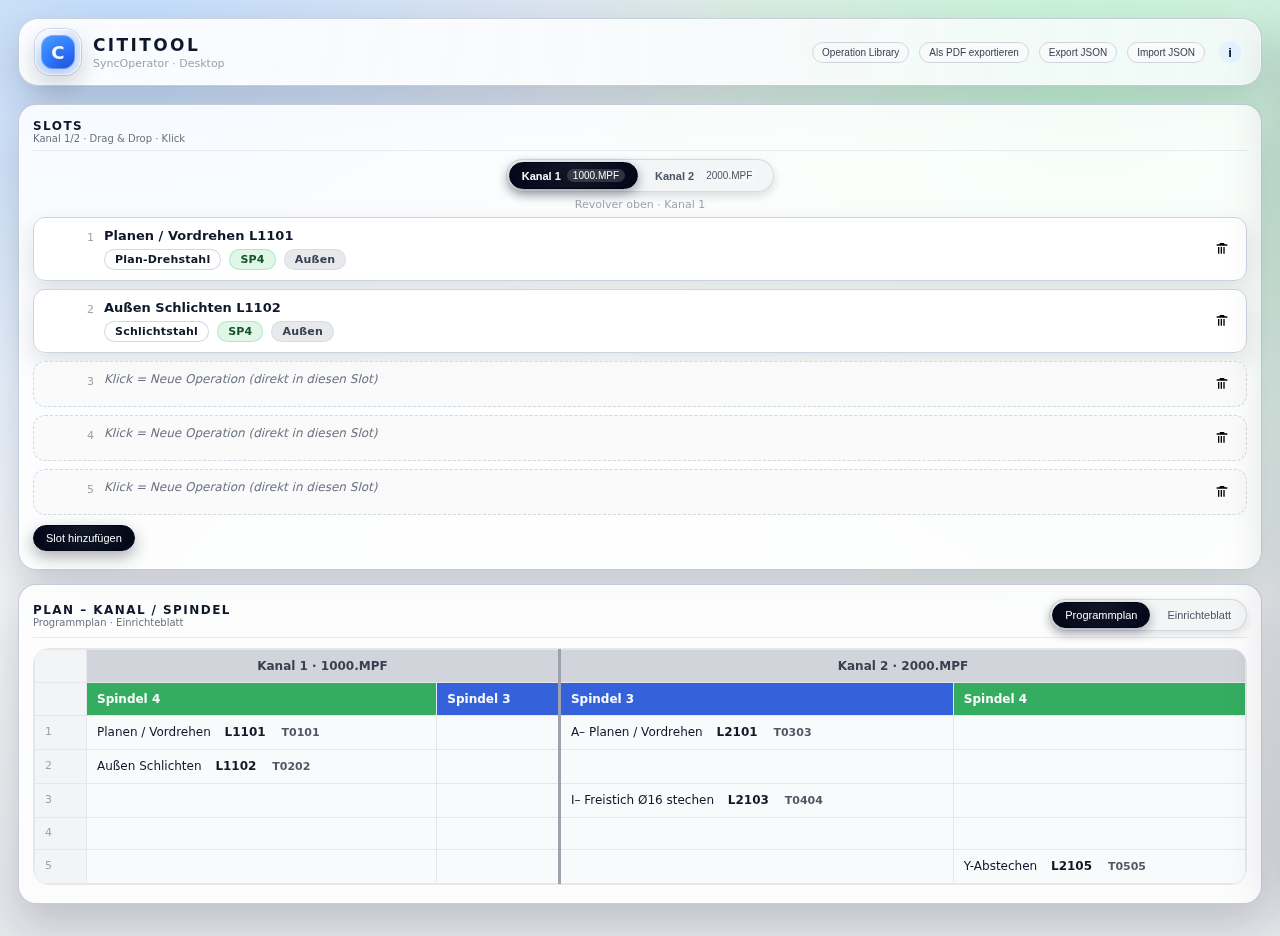
<file: desktop/index.html>
<!doctype html>
<html lang="de">
  <head>
    <meta charset="UTF-8" />
    <meta name="viewport" content="width=device-width, initial-scale=1" />
    <title>CitiTool · SyncOperator (Desktop)</title>

    <link rel="stylesheet" href="./style.css" />
    <script defer src="./app.js"></script>
  </head>

  <body>
    <div class="app-shell">
      <header class="app-header">
        <div class="app-header-left">
          <div class="app-logo-mark" aria-label="CitiTool">
            <div class="app-logo-core" aria-hidden="true"></div>
          </div>

          <div class="app-title-block">
            <div class="app-title-row">
              <div class="app-title">CitiTool</div>
            </div>
            <div class="app-subtitle">SyncOperator · Desktop</div>
          </div>
        </div>

        <div class="app-header-right">
          <button id="toggleLibraryBtn" class="btn-outline btn-small" type="button">
            Operation Library
          </button>

          <button id="exportPdfBtn" class="btn-outline btn-small" type="button">
            Als PDF exportieren
          </button>

          <button id="exportJsonBtn" class="btn-outline btn-small" type="button">
            Export JSON
          </button>

          <button id="importJsonBtn" class="btn-outline btn-small" type="button">
            Import JSON
          </button>

          <input id="importFileInput" type="file" accept="application/json" style="display:none" />

          <button id="infoButton" class="icon-button" type="button" title="Info">
            <span class="icon-circle">i</span>
          </button>
        </div>
      </header>

      <main class="layout-main">
        <!-- SLOTS -->
        <section class="card slots-card">
          <div class="section-header">
            <div>
              <div class="section-title">Slots</div>
              <div class="section-subtitle">Kanal 1/2 · Drag & Drop · Klick</div>
            </div>
          </div>

          <div class="kanal-switcher-wrapper">
            <div id="kanalSwitcher" class="kanal-switcher" role="tablist" aria-label="Kanal Umschalter">
              <button class="kanal-option active" data-kanal="1" type="button">
                <span class="kanal-label">Kanal 1</span>
                <span class="kanal-chip">1000.MPF</span>
              </button>
              <button class="kanal-option" data-kanal="2" type="button">
                <span class="kanal-label">Kanal 2</span>
                <span class="kanal-chip">2000.MPF</span>
              </button>
            </div>
          </div>

          <div id="kanalHint" class="kanal-hint">Revolver oben · Kanal 1</div>

          <div id="slotList" class="slot-list"></div>

          <button id="addSlotBtn" class="btn-primary add-slot-btn" type="button">Slot hinzufügen</button>
        </section>
      </main>

      <!-- PLAN -->
      <section class="card plan-card">
        <div class="section-header">
          <div>
            <div class="section-title">Plan – Kanal / Spindel</div>
            <div class="section-subtitle">Programmplan · Einrichteblatt</div>
          </div>
          <div class="section-actions"></div>
        </div>

        <div class="plan-table-wrapper">
          <table id="planTable" class="plan-table"></table>
        </div>
      </section>
    </div>

    <!-- OPERATION LIBRARY PANEL (Desktop Overlay) -->
    <div id="libraryBackdrop" class="library-backdrop" aria-hidden="true"></div>

    <aside id="libraryPanel" class="library-panel" aria-hidden="true">
      <div class="library-panel-header">
        <div class="library-panel-title">
          <div class="section-title">Operation Library</div>
          <div class="section-subtitle">Filtern · Bearbeiten · Drag</div>
        </div>

        <div class="library-panel-actions">
          <button id="addOpButton" class="btn-primary btn-small" type="button">Op hinzufügen</button>
          <button id="closeLibraryBtn" class="icon-button" type="button" title="Schließen">
            <svg class="icon-svg"><use href="#icon-x"></use></svg>
          </button>
        </div>
      </div>

      <div id="libraryFilters" class="library-filters"></div>
      <div id="libraryList" class="library-list library-list--panel"></div>
    </aside>

    <!-- MODAL -->
    <div id="modalOverlay" class="modal-overlay" aria-hidden="true">
      <div class="modal-backdrop"></div>

      <div class="modal-dialog" role="dialog" aria-modal="true" aria-labelledby="modalTitle">
        <div class="modal-header">
          <div class="modal-icon">
            <div class="modal-icon-circle">i</div>
          </div>

          <div class="modal-header-text">
            <div id="modalTitle" class="modal-title"></div>
            <div id="modalDescription" class="modal-description"></div>
          </div>

          <button id="modalCloseButton" class="icon-button" type="button" title="Schließen">
            <svg class="icon-svg"><use href="#icon-x"></use></svg>
          </button>
        </div>

        <div id="modalBody" class="modal-body"></div>
        <div id="modalFooter" class="modal-footer"></div>
      </div>
    </div>

    <!-- ICONS -->
    <svg width="0" height="0" style="position:absolute; left:-9999px; top:-9999px;">
      <symbol id="icon-trash" viewBox="0 0 24 24">
        <path fill="currentColor" d="M9 3h6l1 2h4v2H4V5h4l1-2zm1 6h2v10h-2V9zm4 0h2v10h-2V9zM6 9h2v10H6V9z"/>
      </symbol>
      <symbol id="icon-x" viewBox="0 0 24 24">
        <path fill="currentColor" d="M18.3 5.7a1 1 0 0 0-1.4 0L12 10.6 7.1 5.7A1 1 0 0 0 5.7 7.1L10.6 12l-4.9 4.9a1 1 0 1 0 1.4 1.4l4.9-4.9 4.9 4.9a1 1 0 0 0 1.4-1.4L13.4 12l4.9-4.9a1 1 0 0 0 0-1.4z"/>
      </symbol>
    </svg>
  </body>
</html>
</file>
<file: desktop/style.css>
:root {
  --bg: #e5e7eb;
  --card-bg: rgba(255, 255, 255, 0.86);
  --card-border: rgba(148, 163, 184, 0.55);
  --border-strong: #cbd5e1;

  --text-main: #0f172a;
  --text-muted: #6b7280;
  --text-soft: #9ca3af;

  --accent: #0f172a;

  /* calmer premium spindle tones */
  --sp4-ink: #14532d;
  --sp4-bg: rgba(34, 197, 94, 0.14);
  --sp4-border: rgba(34, 197, 94, 0.28);

  --sp3-ink: #1e3a8a;
  --sp3-bg: rgba(29, 78, 216, 0.14);
  --sp3-border: rgba(29, 78, 216, 0.28);

  --danger: #ef4444;

  --radius-lg: 18px;
  --radius-md: 12px;

  --shadow-card: 0 20px 40px rgba(15, 23, 42, 0.18);
  --shadow-soft: 0 12px 30px rgba(15, 23, 42, 0.16);

  --transition-fast: 0.15s ease;
  --font-main: system-ui, -apple-system, BlinkMacSystemFont, "SF Pro Text", "Segoe UI", sans-serif;

  --panel-w: 420px;
}

*,
*::before,
*::after { box-sizing: border-box; }

html, body { margin: 0; padding: 0; }

html.no-scroll,
body.no-scroll { overflow: hidden; }

body {
  font-family: var(--font-main);
  background:
    radial-gradient(circle at 10% 0, rgba(191, 219, 254, 0.9) 0, transparent 40%),
    radial-gradient(circle at 85% 10%, rgba(187, 247, 208, 0.8) 0, transparent 40%),
    linear-gradient(to bottom, #e5e7eb 0, #f9fafb 40%, #e5e7eb 100%);
  color: var(--text-main);
}

/* APP SHELL */
.app-shell {
  max-width: 1400px;
  margin: 0 auto;
  min-height: 100vh;
  padding: 18px 18px 32px;
}

/* HEADER */
.app-header {
  display: flex;
  align-items: center;
  justify-content: space-between;
  margin-bottom: 18px;
  padding: 10px 16px;
  border-radius: 20px;
  background: radial-gradient(circle at top left, rgba(255, 255, 255, 0.92), rgba(248, 250, 252, 0.84));
  backdrop-filter: blur(20px) saturate(1.2);
  border: 1px solid rgba(148, 163, 184, 0.5);
  box-shadow: 0 18px 40px rgba(15, 23, 42, 0.18), 0 0 0 1px rgba(255,255,255,0.7) inset;
}

.app-header-left { display: flex; align-items: center; gap: 12px; }
.app-header-right { display: flex; align-items: center; gap: 10px; flex-wrap: wrap; }

/* LOGO: single C */
.app-logo-mark {
  width: 46px;
  height: 46px;
  border-radius: 16px;
  background:
    radial-gradient(circle at 28% 22%, rgba(255, 255, 255, 0.9), rgba(255, 255, 255, 0) 55%),
    linear-gradient(145deg, #eaf3ff 0%, #dbeafe 45%, #e8f1ff 100%);
  box-shadow:
    0 10px 22px rgba(15, 23, 42, 0.18),
    0 0 0 1px rgba(125, 161, 214, 0.35),
    inset 0 0 0 1px rgba(255, 255, 255, 0.85);
  display: flex;
  align-items: center;
  justify-content: center;
  overflow: hidden;
}

.app-logo-core {
  width: 34px;
  height: 34px;
  border-radius: 12px;
  background: linear-gradient(145deg, #4f9cff 0%, #2f7dff 50%, #1d4ed8 100%);
  box-shadow:
    inset 0 0 0 1px rgba(255, 255, 255, 0.28),
    0 5px 14px rgba(29, 78, 216, 0.25);
  position: relative;
}

.app-logo-core::before {
  content: "C";
  position: absolute;
  inset: 0;
  display: flex;
  align-items: center;
  justify-content: center;
  font-weight: 850;
  font-size: 18px;
  letter-spacing: 0.02em;
  color: rgba(255, 255, 255, 0.96);
  text-shadow: 0 2px 8px rgba(0, 0, 0, 0.18);
}

.app-title-block { display: flex; flex-direction: column; gap: 2px; }
.app-title-row { display: flex; align-items: center; gap: 8px; }

.app-title {
  font-size: 17px;
  font-weight: 750;
  letter-spacing: 0.14em;
  text-transform: uppercase;
}

.app-subtitle {
  font-size: 11px;
  color: var(--text-soft);
}

/* CARD */
.card {
  background: var(--card-bg);
  backdrop-filter: blur(18px) saturate(1.1);
  border-radius: var(--radius-lg);
  padding: 14px 14px 18px;
  border: 1px solid var(--card-border);
  box-shadow: var(--shadow-card), 0 0 0 1px rgba(255,255,255,0.6) inset;
}

/* LAYOUT */
.layout-main {
  display: flex;
  flex-direction: column;
  gap: 12px;
  margin-bottom: 14px;
}

/* SECTION HEADER */
.section-header {
  display: flex;
  align-items: center;
  justify-content: space-between;
  gap: 12px;
  margin-bottom: 8px;
  padding-bottom: 6px;
  border-bottom: 1px solid rgba(226, 232, 240, 0.9);
}

.section-title {
  font-size: 12px;
  font-weight: 650;
  text-transform: uppercase;
  letter-spacing: 0.12em;
}

.section-subtitle { font-size: 10px; color: var(--text-muted); }
.section-actions { display: flex; align-items: center; gap: 6px; flex-wrap: wrap; }

/* KANAL SWITCHER */
.kanal-switcher-wrapper { display: flex; justify-content: center; margin-bottom: 6px; }

.kanal-switcher {
  display: inline-flex;
  align-items: center;
  gap: 4px;
  padding: 2px;
  border-radius: 999px;
  background: rgba(243, 244, 246, 0.9);
  border: 1px solid rgba(209, 213, 219, 0.9);
  box-shadow: 0 4px 10px rgba(15, 23, 42, 0.14);
}

.kanal-option {
  border: 1px solid transparent;
  background: transparent;
  padding: 6px 12px;
  border-radius: 999px;
  font-size: 11px;
  display: inline-flex;
  align-items: center;
  gap: 6px;
  cursor: pointer;
  color: #4b5563;
  white-space: nowrap;
  transition: background var(--transition-fast), color var(--transition-fast),
    border-color var(--transition-fast), box-shadow var(--transition-fast), transform 0.06s ease;
}

.kanal-option:hover { background: rgba(229, 231, 235, 0.95); border-color: #d1d5db; }

.kanal-option.active {
  background: radial-gradient(circle at top, #111827, #020617);
  color: #f9fafb;
  border-color: #020617;
  box-shadow: 0 4px 12px rgba(15, 23, 42, 0.4);
}

.kanal-label { font-weight: 650; }
.kanal-chip {
  font-size: 10px;
  padding: 1px 6px;
  border-radius: 999px;
  background: rgba(255, 255, 255, 0.16);
  color: inherit;
}

.kanal-hint { font-size: 11px; color: var(--text-soft); margin-bottom: 6px; text-align: center; }

/* BUTTONS */
.btn-primary,
.btn-outline {
  display: inline-flex;
  align-items: center;
  gap: 6px;
  font-size: 11px;
  border-radius: 999px;
  padding: 6px 12px;
  cursor: pointer;
  border-width: 1px;
  border-style: solid;
  background-clip: padding-box;
  transition: background var(--transition-fast), color var(--transition-fast),
    border-color var(--transition-fast), box-shadow var(--transition-fast), transform 0.06s ease;
}

.btn-primary {
  background: radial-gradient(circle at top, #111827, #020617);
  color: #f9fafb;
  border-color: #020617;
  box-shadow: 0 6px 16px rgba(15, 23, 42, 0.35);
}

.btn-primary:hover { background: radial-gradient(circle at top, #020617, #020617); }

.btn-outline {
  background: rgba(249, 250, 251, 0.92);
  color: #374151;
  border-color: #d1d5db;
}

.btn-outline:hover { background: rgba(229, 231, 235, 0.98); }

.btn-small { padding: 4px 9px; font-size: 10px; }

.btn-outline-danger {
  border-color: rgba(239, 68, 68, 0.3);
  color: #b91c1c;
  background: #fef2f2;
}
.btn-outline-danger:hover {
  background: #fee2e2;
  border-color: #ef4444;
}

.btn-primary:active,
.btn-outline:active { transform: translateY(1px); box-shadow: none; }

.icon-button {
  border: none;
  background: transparent;
  padding: 4px;
  border-radius: 999px;
  cursor: pointer;
  display: inline-flex;
  align-items: center;
  justify-content: center;
  transition: background var(--transition-fast), transform 0.06s ease;
}

.icon-button:hover { background: rgba(148, 163, 184, 0.2); }
.icon-button:active { transform: translateY(1px); }

.icon-circle {
  width: 22px;
  height: 22px;
  border-radius: 999px;
  background: rgba(224, 242, 254, 0.9);
  display: inline-flex;
  align-items: center;
  justify-content: center;
  font-size: 13px;
  font-weight: 700;
  color: #0f172a;
}

.icon-svg { width: 16px; height: 16px; display: block; }

/* SLOTS */
.slot-list { display: flex; flex-direction: column; gap: 8px; }

.slot-row {
  display: grid;
  grid-template-columns: 48px minmax(0, 1fr) 44px;
  align-items: stretch;
  gap: 10px;
  padding: 10px 12px;
  border-radius: var(--radius-md);
  border: 1px dashed rgba(203, 213, 225, 0.9);
  background: rgba(249, 250, 251, 0.9);
  font-size: 12px;
  transition: background var(--transition-fast), border-color var(--transition-fast),
    box-shadow var(--transition-fast), transform var(--transition-fast);
}

.slot-row.filled {
  border-style: solid;
  border-color: var(--border-strong);
  background: rgba(255, 255, 255, 0.96);
  box-shadow: 0 10px 24px rgba(15, 23, 42, 0.12);
}

.slot-row.drag-over {
  border-color: #0f172a;
  box-shadow: 0 0 0 1px rgba(15, 23, 42, 0.2);
  background: rgba(219, 234, 254, 0.95);
}

.slot-index {
  font-size: 11px;
  color: var(--text-soft);
  width: 48px;
  text-align: right;
  padding-top: 3px;
}

.slot-main { display: flex; flex-direction: column; gap: 6px; min-width: 0; }

.slot-title {
  font-size: 13px;
  font-weight: 560;
  color: var(--text-main);
  white-space: nowrap;
  overflow: hidden;
  text-overflow: ellipsis;
}

.slot-placeholder { font-size: 12px; color: var(--text-muted); font-style: italic; }

.slot-meta { display: flex; flex-wrap: wrap; gap: 8px; align-items: center; }

.slot-actions {
  display: flex;
  flex-direction: column;
  gap: 4px;
  align-items: flex-end;
  justify-content: center;
}

/* BADGES */
.badge {
  font-size: 11px;
  padding: 3px 10px;
  border-radius: 999px;
  font-weight: 650;
  display: inline-flex;
  align-items: center;
  gap: 6px;
  letter-spacing: 0.02em;
}

.badge-sp4 { background: var(--sp4-bg); color: var(--sp4-ink); border: 1px solid var(--sp4-border); }
.badge-sp3 { background: var(--sp3-bg); color: var(--sp3-ink); border: 1px solid var(--sp3-border); }

.badge-soft {
  background: rgba(229, 231, 235, 0.9);
  color: #374151;
  font-weight: 600;
  border: 1px solid rgba(209, 213, 219, 0.7);
}

.badge-tag {
  background: rgba(191, 219, 254, 0.65);
  border: 1px solid rgba(147, 197, 253, 0.65);
  color: #1e3a8a;
  font-weight: 750;
}

.badge-tool {
  background: rgba(255, 255, 255, 0.95);
  color: #111827;
  border: 1px solid rgba(203, 213, 225, 0.9);
  font-weight: 750;
}

.add-slot-btn { margin-top: 10px; }

/* OPERATION LIBRARY OVERLAY PANEL */
.library-backdrop {
  position: fixed;
  inset: 0;
  background: rgba(15, 23, 42, 0.22);
  backdrop-filter: blur(6px);
  opacity: 0;
  pointer-events: none;
  transition: opacity 0.18s ease;
  z-index: 60;
}

.library-backdrop.visible {
  opacity: 1;
  pointer-events: auto;
}

.library-panel {
  position: fixed;
  top: 16px;
  right: 16px;
  bottom: 16px;
  width: min(var(--panel-w), calc(100vw - 32px));
  border-radius: 20px;
  background: rgba(255, 255, 255, 0.92);
  border: 1px solid rgba(148, 163, 184, 0.55);
  box-shadow: 0 20px 60px rgba(15, 23, 42, 0.28);
  backdrop-filter: blur(18px) saturate(1.15);
  transform: translateX(calc(100% + 24px));
  transition: transform 0.22s cubic-bezier(0.22, 0.61, 0.36, 1);
  z-index: 61;

  display: flex;
  flex-direction: column;
  overflow: hidden;
}

.library-panel.open { transform: translateX(0); }

.library-panel-header {
  padding: 14px 14px 10px;
  border-bottom: 1px solid rgba(226, 232, 240, 0.9);
  display: flex;
  align-items: flex-start;
  justify-content: space-between;
  gap: 12px;
}

.library-panel-actions {
  display: flex;
  align-items: center;
  gap: 8px;
}

.library-filters {
  padding: 12px 14px 0;
  display: flex;
  flex-direction: column;
  gap: 10px;
}

.library-filters-row,
.library-spindle-row { display: flex; flex-wrap: wrap; gap: 8px; align-items: center; }

.filter-label { font-size: 11px; color: var(--text-soft); margin-right: 4px; }

.filter-pill {
  border-radius: 999px;
  padding: 6px 12px;
  font-size: 11px;
  border: 1px solid #e5e7eb;
  background: rgba(249, 250, 251, 0.95);
  color: #4b5563;
  cursor: pointer;
  transition: background var(--transition-fast), border-color var(--transition-fast),
    color var(--transition-fast), box-shadow var(--transition-fast);
}

.filter-pill.active {
  border-color: var(--accent);
  background: #111827;
  color: #f9fafb;
  box-shadow: 0 4px 10px rgba(15, 23, 42, 0.24);
}

.library-list {
  display: grid;
  grid-template-columns: repeat(auto-fill, minmax(170px, 1fr));
  gap: 10px;
  overflow: auto;
  padding: 12px 14px 14px;
}

.library-list--panel {
  flex: 1;
  max-height: none;
}

.op-card {
  border-radius: var(--radius-md);
  border: 1px solid rgba(226, 232, 240, 0.9);
  background: rgba(249, 250, 251, 0.95);
  padding: 10px;
  font-size: 12px;
  display: flex;
  flex-direction: column;
  gap: 8px;
  cursor: pointer;
  user-select: none;
  transition: box-shadow var(--transition-fast), transform 0.06s ease,
    background var(--transition-fast), border-color var(--transition-fast);
}

.op-card:hover {
  border-color: var(--border-strong);
  background: rgba(255, 255, 255, 0.98);
  box-shadow: var(--shadow-soft);
}

.op-card:active { transform: translateY(1px); }

.op-title { font-weight: 650; white-space: nowrap; overflow: hidden; text-overflow: ellipsis; }

.op-footer { display: flex; align-items: center; justify-content: space-between; gap: 10px; }
.op-meta { display: flex; gap: 8px; align-items: center; flex-wrap: wrap; }

.library-empty { font-size: 12px; color: var(--text-muted); font-style: italic; padding: 4px 2px; }

/* SLOT PICKER LIST */
.slot-picker-list { display: flex; flex-direction: column; gap: 10px; max-height: 360px; overflow: auto; margin-top: 10px; }

/* PLAN VIEW SWITCHER */
.plan-view-switch {
  display: inline-flex;
  align-items: center;
  gap: 4px;
  padding: 2px;
  border-radius: 999px;
  background: rgba(243, 244, 246, 0.95);
  border: 1px solid rgba(209, 213, 219, 0.9);
  box-shadow: 0 4px 10px rgba(15, 23, 42, 0.12);
}

.plan-view-pill {
  border-radius: 999px;
  border: 1px solid transparent;
  background: transparent;
  padding: 6px 12px;
  font-size: 11px;
  cursor: pointer;
  color: #4b5563;
  transition: background var(--transition-fast), color var(--transition-fast),
    border-color var(--transition-fast), box-shadow var(--transition-fast), transform 0.06s ease;
}

.plan-view-pill:hover { background: rgba(229, 231, 235, 0.98); border-color: #e5e7eb; }

.plan-view-pill.active {
  background: radial-gradient(circle at top, #111827, #020617);
  color: #f9fafb;
  border-color: #020617;
  box-shadow: 0 4px 12px rgba(15, 23, 42, 0.35);
}

/* PLAN TABLE */
.plan-table-wrapper {
  margin-top: 10px;
  border-radius: 16px;
  border: 1px solid #e5e7eb;
  overflow: auto;
  background: rgba(249, 250, 251, 0.95);
}

.plan-table {
  width: 100%;
  border-collapse: collapse;
  min-width: 760px;
  font-size: 12px;
  line-height: 1.35;
}

.plan-table thead { background: #e5e7eb; }

.plan-table th,
.plan-table td {
  border: 1px solid #e5e7eb;
  padding: 8px 10px;
  text-align: left;
  vertical-align: middle;
}

.plan-table th { font-weight: 750; color: #374151; }

.plan-table .th-group { text-align: center; font-size: 12px; background: #d1d5db; }
.plan-table .sp3-head { background: rgba(29, 78, 216, 0.88); color: #f9fafb; }
.plan-table .sp4-head { background: rgba(22, 163, 74, 0.86); color: #f9fafb; }

.plan-table .kanal-divider { border-left-width: 3px; border-left-color: #9ca3af; }

.plan-row-index {
  width: 52px;
  text-align: right;
  color: #9ca3af;
  font-size: 11px;
  background: #f3f4f6;
}

.plan-cell {
  white-space: nowrap;
  overflow: hidden;
  text-overflow: ellipsis;
  max-width: 420px;
}

/* “not slitno”: L and T */
.plan-l {
  margin-left: 10px;
  font-weight: 800;
  color: #111827;
}

.plan-t {
  margin-left: 12px;
  font-size: 11px;
  font-weight: 750;
  color: rgba(15, 23, 42, 0.72);
}

/* MODAL */
.modal-overlay { position: fixed; inset: 0; display: none; align-items: center; justify-content: center; z-index: 80; }
.modal-overlay.visible { display: flex; }

.modal-backdrop { position: fixed; inset: 0; background: rgba(15, 23, 42, 0.15); backdrop-filter: blur(6px); }

.modal-dialog {
  position: relative;
  z-index: 81;
  width: 100%;
  max-width: 520px;
  margin: 12px;
  background: rgba(255, 255, 255, 0.96);
  border-radius: 18px;
  box-shadow: 0 18px 40px rgba(15, 23, 42, 0.35);
  border: 1px solid rgba(148, 163, 184, 0.5);
  display: flex;
  flex-direction: column;
  padding: 14px 14px 12px;
  backdrop-filter: blur(16px) saturate(1.2);
}

.modal-header { display: flex; align-items: flex-start; gap: 10px; margin-bottom: 10px; }

.modal-icon-circle {
  width: 30px;
  height: 30px;
  border-radius: 999px;
  background: radial-gradient(circle at top left, #e0f2fe 0, #bfdbfe 40%, #93c5fd 100%);
  display: inline-flex;
  align-items: center;
  justify-content: center;
  color: #0f172a;
  font-weight: 850;
  font-size: 16px;
  box-shadow: 0 6px 14px rgba(15, 23, 42, 0.25);
}

.modal-title { font-size: 14px; font-weight: 750; }
.modal-description { font-size: 12px; color: var(--text-muted); margin-top: 3px; }
.modal-body { font-size: 12px; margin-bottom: 12px; }
.modal-footer { display: flex; justify-content: flex-end; gap: 10px; }

/* FORM */
.form-row { display: flex; gap: 10px; margin-bottom: 10px; }
.form-group { flex: 1; }
.form-group--code { flex: 0 0 140px; }

.form-label { font-size: 11px; color: var(--text-muted); margin-bottom: 4px; }

.field-input,
.field-select {
  width: 100%;
  border-radius: 999px;
  border: 1px solid #e5e7eb;
  padding: 9px 12px;
  font-size: 12px;
  outline: none;
  background: rgba(249, 250, 251, 0.96);
  transition: border-color var(--transition-fast), background var(--transition-fast), box-shadow var(--transition-fast);
}

.field-input:focus,
.field-select:focus {
  border-color: var(--accent);
  background: #ffffff;
  box-shadow: 0 0 0 1px rgba(15, 23, 42, 0.15);
}

.toggle-row { display: flex; justify-content: flex-start; margin: 2px 0 10px; }

.toggle-pill {
  display: inline-flex;
  align-items: center;
  gap: 8px;
  padding: 8px 12px;
  border-radius: 999px;
  border: 1px solid #e5e7eb;
  background: rgba(249, 250, 251, 0.96);
  font-size: 12px;
  cursor: pointer;
  user-select: none;
  transition: background var(--transition-fast), border-color var(--transition-fast), box-shadow var(--transition-fast), color var(--transition-fast);
}

.toggle-pill.active {
  background: #111827;
  border-color: #020617;
  color: #f9fafb;
  box-shadow: 0 4px 10px rgba(15, 23, 42, 0.3);
}

.toggle-dot {
  width: 12px;
  height: 12px;
  border-radius: 999px;
  border: 2px solid #9ca3af;
  background: #f9fafb;
  transition: border-color var(--transition-fast), background var(--transition-fast);
}

.toggle-pill.active .toggle-dot {
  border-color: rgba(22, 163, 74, 0.9);
  background: rgba(22, 163, 74, 0.22);
}

.text-muted { color: var(--text-muted); }

/* PRINT */
@media print {
  @page { size: A4 portrait; margin: 10mm 8mm; }

  body { background: #ffffff; -webkit-print-color-adjust: exact; print-color-adjust: exact; }

  .app-shell { max-width: none; padding: 0; }
  .app-header, .layout-main, .modal-overlay, .library-panel, .library-backdrop { display: none !important; }

  .plan-card { margin: 0; border-radius: 0; box-shadow: none; border: none; background: #ffffff; }
  .plan-card .section-header { display: none !important; }
  .plan-table-wrapper { border: none; background: #ffffff; }

  .plan-table { font-size: 13px !important; line-height: 1.35 !important; min-width: auto !important; }
  .plan-table th, .plan-table td { padding: 7px 9px !important; }
  .plan-row-index { font-size: 12px !important; width: 56px !important; }

  .plan-table,
  .plan-table th,
  .plan-table td,
  .plan-table thead,
  .plan-table .sp3-head,
  .plan-table .sp4-head,
  .plan-table .th-group { -webkit-print-color-adjust: exact; print-color-adjust: exact; }
}
</file>
